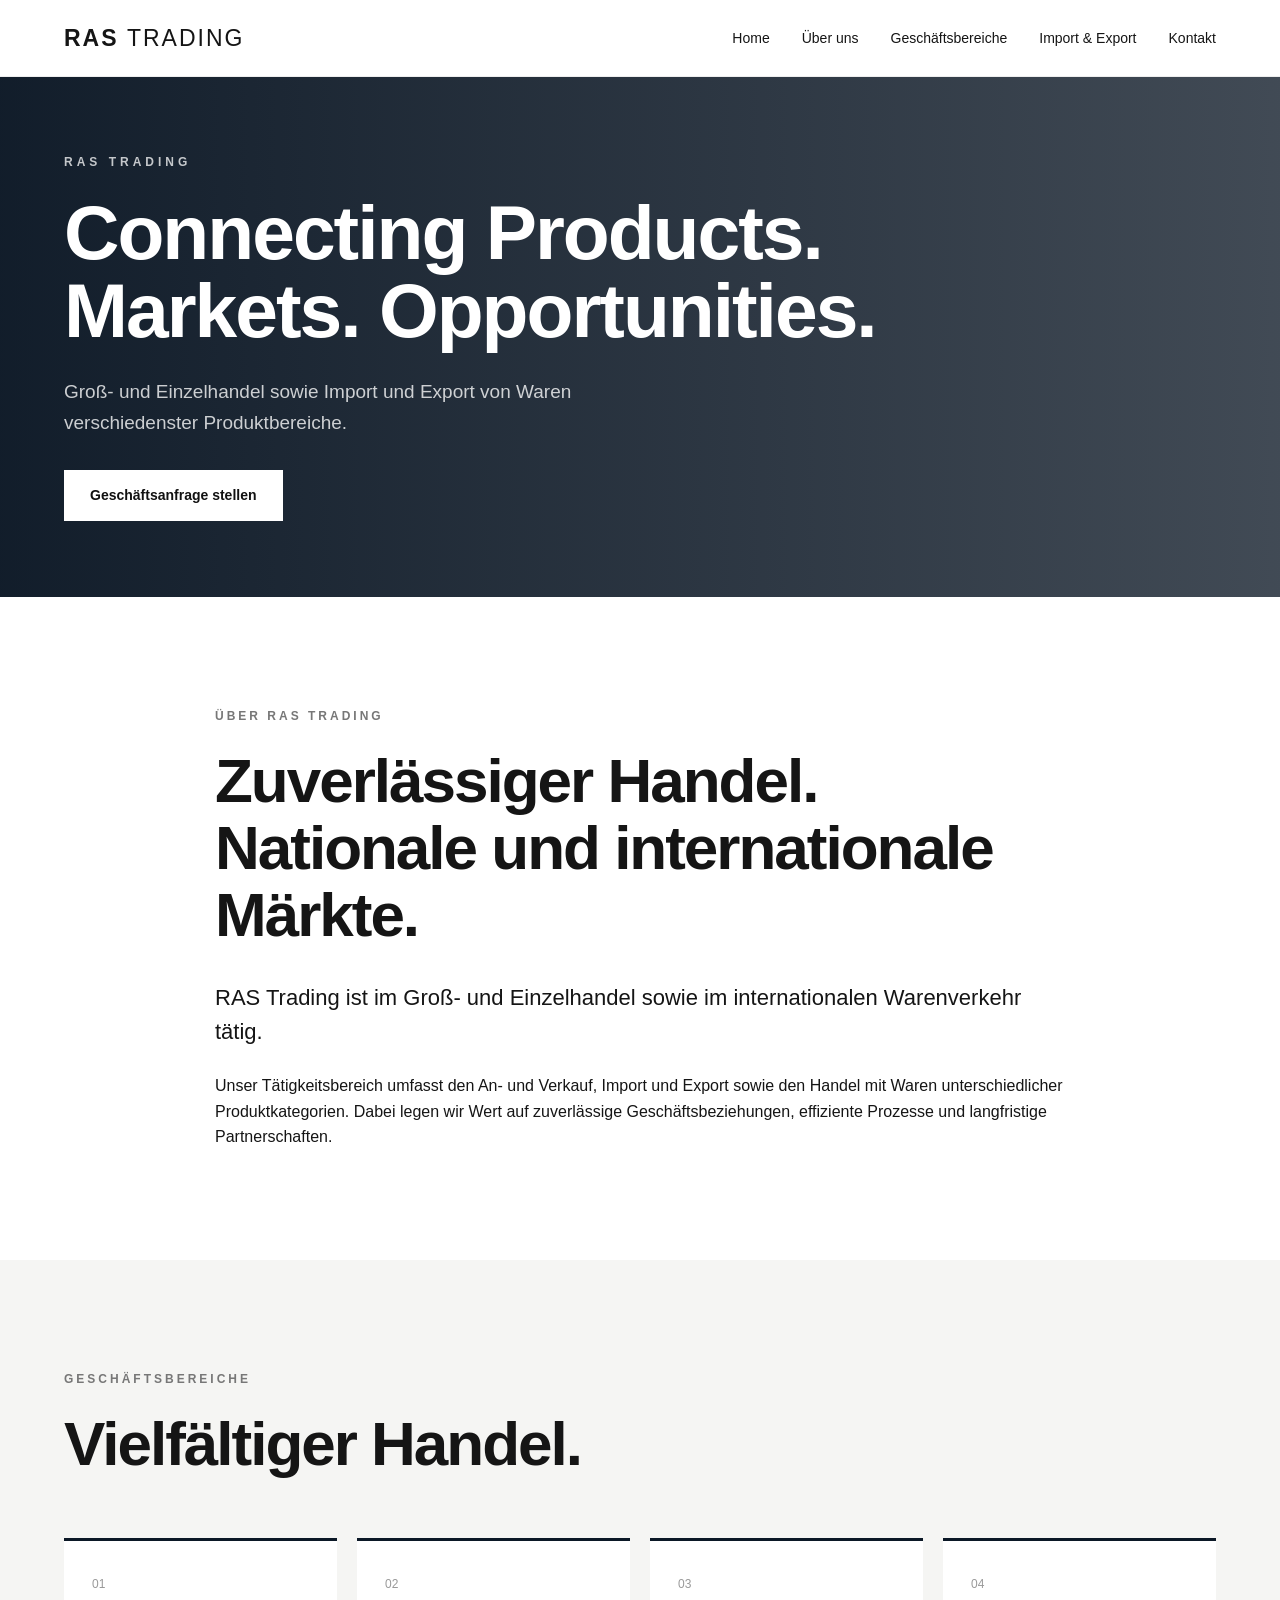
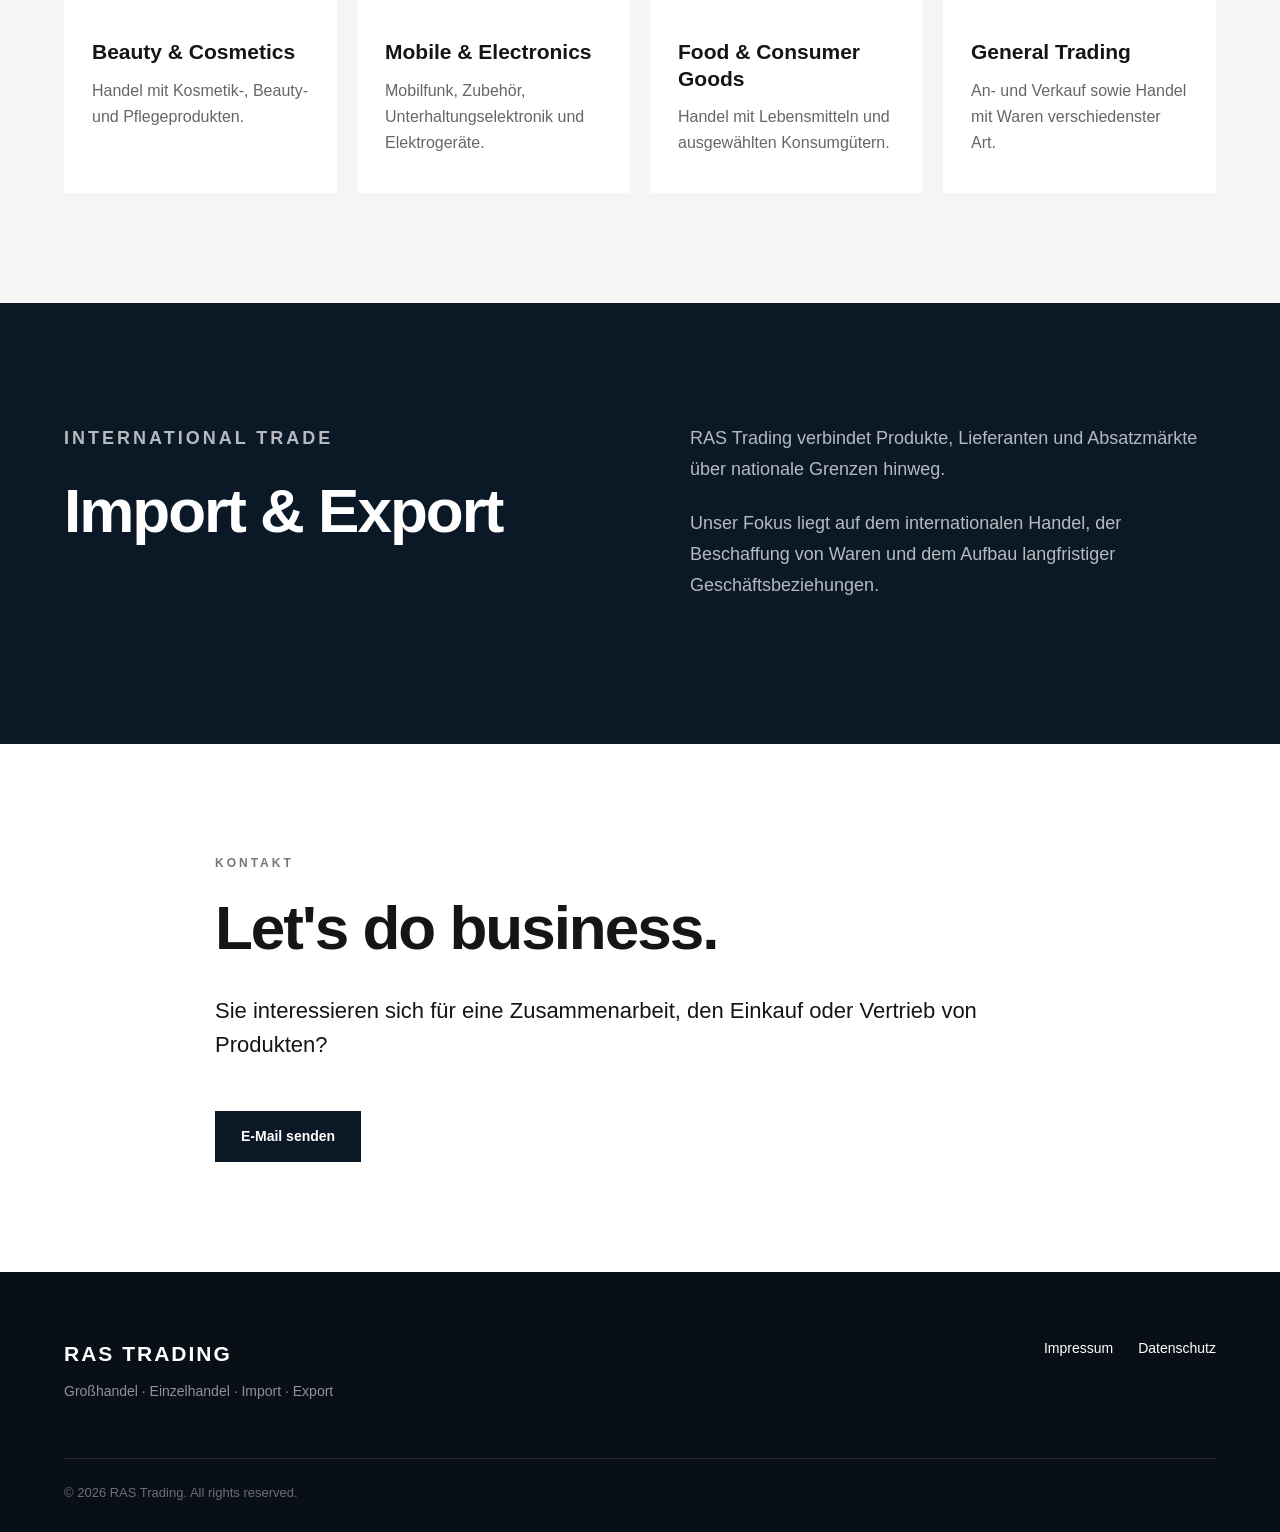
<file: index.html>
<!DOCTYPE html>
<html lang="de">

<head>
    <meta charset="UTF-8">

    <meta
        name="viewport"
        content="width=device-width, initial-scale=1.0"
    >

    <title>
        RAS Trading | Großhandel, Einzelhandel, Import & Export
    </title>

    <meta
        name="description"
        content="RAS Trading – Groß- und Einzelhandel sowie Import und Export von Kosmetik, Mobilfunk, Elektrogeräten, Lebensmitteln und Waren aller Art."
    >

    <!-- FAVICON -->
    <link
        rel="icon"
        type="image/png"
        href="favicon.png?v=2"
    >

    <link
        rel="apple-touch-icon"
        href="favicon.png?v=2"
    >

    <!-- CSS -->
    <link
        rel="stylesheet"
        href="css/style.css"
    >

</head>


<body>


<header class="header">

    <div class="container nav">

        <a
            href="#home"
            class="logo"
        >
            RAS <span>TRADING</span>
        </a>


        <button
            class="menu-toggle"
            id="menu-toggle"
            aria-label="Menü öffnen"
            aria-expanded="false"
        >
            <span></span>
            <span></span>
            <span></span>
        </button>


        <nav
            class="main-nav"
            id="main-nav"
        >

            <ul class="nav-links">

                <li>
                    <a href="#home">
                        Home
                    </a>
                </li>

                <li>
                    <a href="#about">
                        Über uns
                    </a>
                </li>

                <li>
                    <a href="#services">
                        Geschäftsbereiche
                    </a>
                </li>

                <li>
                    <a href="#trade">
                        Import & Export
                    </a>
                </li>

                <li>
                    <a href="#contact">
                        Kontakt
                    </a>
                </li>

            </ul>

        </nav>

    </div>

</header>



<main>


    <!-- HERO -->

    <section
        id="home"
        class="hero"
    >

        <div class="container hero-content">

            <p class="eyebrow">
                RAS TRADING
            </p>

            <h1>
                Connecting Products.<br>
                Markets. Opportunities.
            </h1>

            <p class="hero-description">

                Groß- und Einzelhandel sowie Import und Export
                von Waren verschiedenster Produktbereiche.

            </p>

            <a
                href="#contact"
                class="button"
            >
                Geschäftsanfrage stellen
            </a>

        </div>

    </section>



    <!-- ABOUT -->

    <section
        id="about"
        class="section"
    >

        <div class="container narrow">

            <p class="section-label">
                Über RAS Trading
            </p>

            <h2>
                Zuverlässiger Handel.<br>
                Nationale und internationale Märkte.
            </h2>

            <p class="large-text">

                RAS Trading ist im Groß- und Einzelhandel sowie im
                internationalen Warenverkehr tätig.

            </p>

            <p>

                Unser Tätigkeitsbereich umfasst den An- und Verkauf,
                Import und Export sowie den Handel mit Waren
                unterschiedlicher Produktkategorien. Dabei legen wir
                Wert auf zuverlässige Geschäftsbeziehungen,
                effiziente Prozesse und langfristige Partnerschaften.

            </p>

        </div>

    </section>



    <!-- SERVICES -->

    <section
        id="services"
        class="section light"
    >

        <div class="container">

            <p class="section-label">
                Geschäftsbereiche
            </p>

            <h2>
                Vielfältiger Handel.
            </h2>


            <div class="cards">


                <div class="card">

                    <span class="card-number">
                        01
                    </span>

                    <h3>
                        Beauty & Cosmetics
                    </h3>

                    <p>
                        Handel mit Kosmetik-, Beauty- und Pflegeprodukten.
                    </p>

                </div>



                <div class="card">

                    <span class="card-number">
                        02
                    </span>

                    <h3>
                        Mobile & Electronics
                    </h3>

                    <p>
                        Mobilfunk, Zubehör, Unterhaltungselektronik
                        und Elektrogeräte.
                    </p>

                </div>



                <div class="card">

                    <span class="card-number">
                        03
                    </span>

                    <h3>
                        Food & Consumer Goods
                    </h3>

                    <p>
                        Handel mit Lebensmitteln und ausgewählten
                        Konsumgütern.
                    </p>

                </div>



                <div class="card">

                    <span class="card-number">
                        04
                    </span>

                    <h3>
                        General Trading
                    </h3>

                    <p>
                        An- und Verkauf sowie Handel mit Waren
                        verschiedenster Art.
                    </p>

                </div>


            </div>

        </div>

    </section>



    <!-- IMPORT & EXPORT -->

    <section
        id="trade"
        class="trade-section"
    >

        <div class="container trade-grid">


            <div>

                <p class="section-label light-label">
                    International Trade
                </p>

                <h2>
                    Import & Export
                </h2>

            </div>


            <div>

                <p>

                    RAS Trading verbindet Produkte, Lieferanten und
                    Absatzmärkte über nationale Grenzen hinweg.

                </p>

                <p>

                    Unser Fokus liegt auf dem internationalen Handel,
                    der Beschaffung von Waren und dem Aufbau
                    langfristiger Geschäftsbeziehungen.

                </p>

            </div>


        </div>

    </section>



    <!-- CONTACT -->

    <section
        id="contact"
        class="section contact"
    >

        <div class="container narrow">

            <p class="section-label">
                Kontakt
            </p>

            <h2>
                Let's do business.
            </h2>

            <p class="large-text">

                Sie interessieren sich für eine Zusammenarbeit,
                den Einkauf oder Vertrieb von Produkten?

            </p>

            <a
                href="mailto:siemens711@web.de?subject=Geschäftsanfrage%20an%20RAS%20Trading"
                class="button dark-button"
            >
                E-Mail senden
            </a>

        </div>

    </section>


</main>



<footer>

    <div class="container footer-content">


        <div>

            <div class="footer-logo">
                RAS TRADING
            </div>

            <p>
                Großhandel · Einzelhandel · Import · Export
            </p>

        </div>


        <div class="footer-links">

            <a href="impressum.html">
                Impressum
            </a>

            <a href="datenschutz.html">
                Datenschutz
            </a>

        </div>


    </div>


    <div class="container copyright">

        © 2026 RAS Trading. All rights reserved.

    </div>

</footer>



<script>

    const menuToggle =
        document.getElementById("menu-toggle");

    const mainNav =
        document.getElementById("main-nav");


    menuToggle.addEventListener(
        "click",
        function () {

            menuToggle.classList.toggle("active");

            mainNav.classList.toggle("active");


            const isOpen =
                mainNav.classList.contains("active");


            menuToggle.setAttribute(
                "aria-expanded",
                isOpen
            );

        }
    );


    document
        .querySelectorAll(".nav-links a")
        .forEach(function (link) {

            link.addEventListener(
                "click",
                function () {

                    menuToggle
                        .classList
                        .remove("active");

                    mainNav
                        .classList
                        .remove("active");

                    menuToggle
                        .setAttribute(
                            "aria-expanded",
                            "false"
                        );

                }
            );

        });

</script>


</body>

</html>
</file>
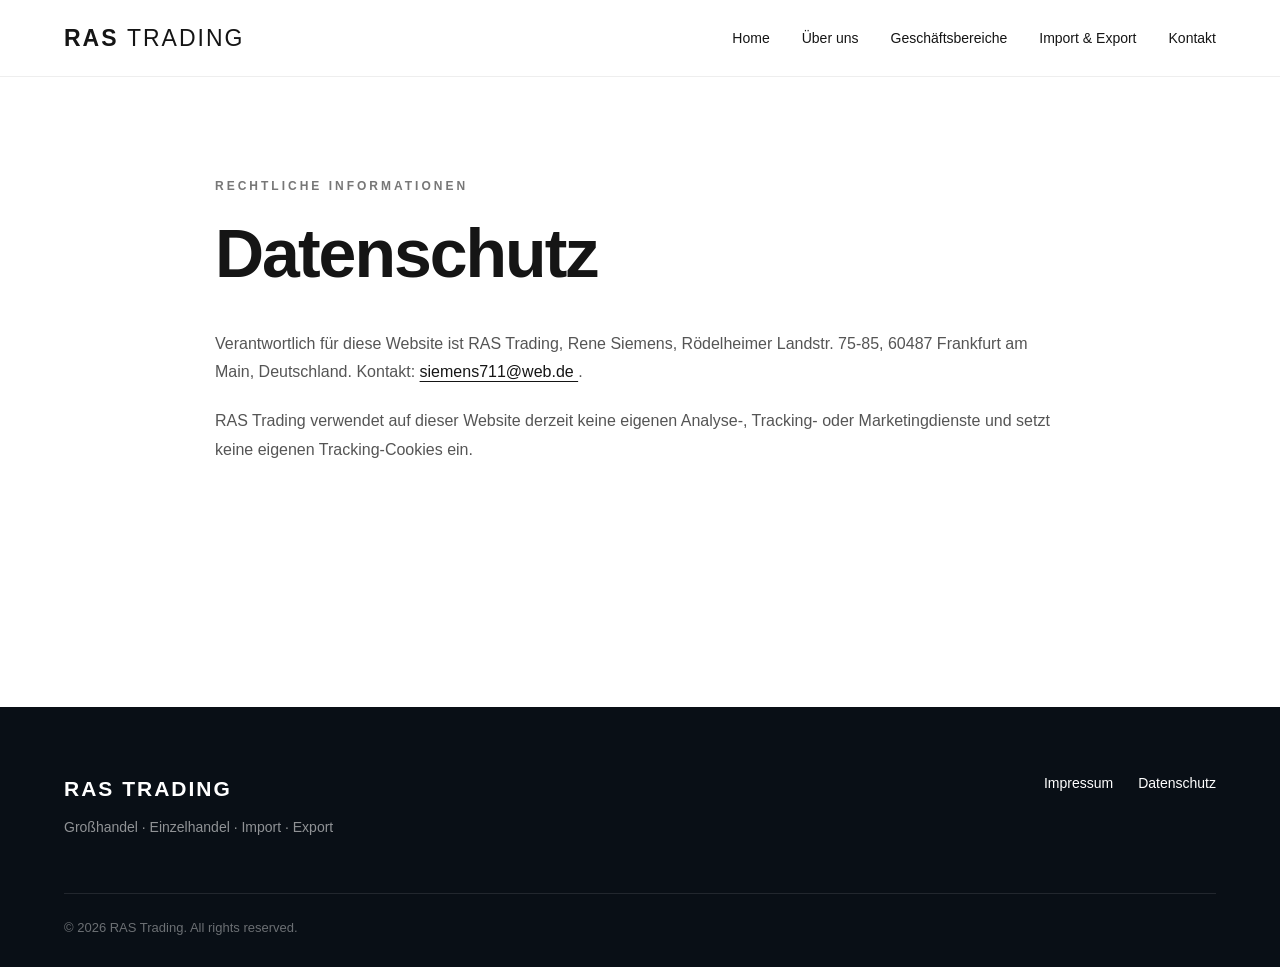
<file: datenschutz.html>
<!DOCTYPE html>
<html lang="de">

<head>

    <meta charset="UTF-8">

    <meta
        name="viewport"
        content="width=device-width, initial-scale=1.0"
    >

    <title>
        Datenschutz | RAS Trading
    </title>


    <!-- FAVICON -->

    <link
        rel="icon"
        type="image/png"
        href="favicon.png?v=2"
    >

    <link
        rel="apple-touch-icon"
        href="favicon.png?v=2"
    >


    <!-- CSS -->

    <link
        rel="stylesheet"
        href="css/style.css"
    >


    <style>

        .legal-page {

            padding: 100px 0 120px;

            min-height: 70vh;

        }


        .legal-page h1 {

            font-size: clamp(42px, 6vw, 68px);

            line-height: 1.05;

            letter-spacing: -2px;

            margin-bottom: 40px;

        }


        .legal-content p {

            font-size: 16px;

            line-height: 1.8;

            color: #555555;

            margin-bottom: 20px;

        }


        .legal-content a {

            color: #151515;

            text-decoration: underline;

            text-underline-offset: 4px;

        }


        @media (max-width: 800px) {

            .legal-page {

                padding: 70px 0 90px;

            }


            .legal-page h1 {

                font-size: 42px;

                margin-bottom: 30px;

            }

        }

    </style>

</head>


<body>


<header class="header">

    <div class="container nav">

        <a
            href="index.html"
            class="logo"
        >
            RAS <span>TRADING</span>
        </a>


        <button
            class="menu-toggle"
            id="menu-toggle"
            aria-label="Menü öffnen"
            aria-expanded="false"
        >
            <span></span>
            <span></span>
            <span></span>
        </button>


        <nav
            class="main-nav"
            id="main-nav"
        >

            <ul class="nav-links">

                <li>
                    <a href="index.html#home">
                        Home
                    </a>
                </li>

                <li>
                    <a href="index.html#about">
                        Über uns
                    </a>
                </li>

                <li>
                    <a href="index.html#services">
                        Geschäftsbereiche
                    </a>
                </li>

                <li>
                    <a href="index.html#trade">
                        Import & Export
                    </a>
                </li>

                <li>
                    <a href="index.html#contact">
                        Kontakt
                    </a>
                </li>

            </ul>

        </nav>

    </div>

</header>



<main>

    <section class="legal-page">

        <div class="container narrow">

            <p class="section-label">
                Rechtliche Informationen
            </p>


            <h1>
                Datenschutz
            </h1>


            <div class="legal-content">

                <p>

                    Verantwortlich für diese Website ist
                    RAS Trading, Rene Siemens,
                    Rödelheimer Landstr. 75-85,
                    60487 Frankfurt am Main, Deutschland.

                    Kontakt:

                    <a href="mailto:siemens711@web.de">

                        siemens711@web.de

                    </a>.

                </p>


                <p>

                    RAS Trading verwendet auf dieser Website derzeit
                    keine eigenen Analyse-, Tracking- oder
                    Marketingdienste und setzt keine eigenen
                    Tracking-Cookies ein.

                </p>

            </div>


        </div>

    </section>

</main>



<footer>

    <div class="container footer-content">


        <div>

            <div class="footer-logo">
                RAS TRADING
            </div>

            <p>
                Großhandel · Einzelhandel · Import · Export
            </p>

        </div>


        <div class="footer-links">

            <a href="impressum.html">
                Impressum
            </a>

            <a href="datenschutz.html">
                Datenschutz
            </a>

        </div>


    </div>


    <div class="container copyright">

        © 2026 RAS Trading. All rights reserved.

    </div>

</footer>



<script>

    const menuToggle =
        document.getElementById("menu-toggle");

    const mainNav =
        document.getElementById("main-nav");


    menuToggle.addEventListener(
        "click",
        function () {

            menuToggle.classList.toggle("active");

            mainNav.classList.toggle("active");


            const isOpen =
                mainNav.classList.contains("active");


            menuToggle.setAttribute(
                "aria-expanded",
                isOpen
            );

        }
    );

</script>


</body>

</html>
</file>
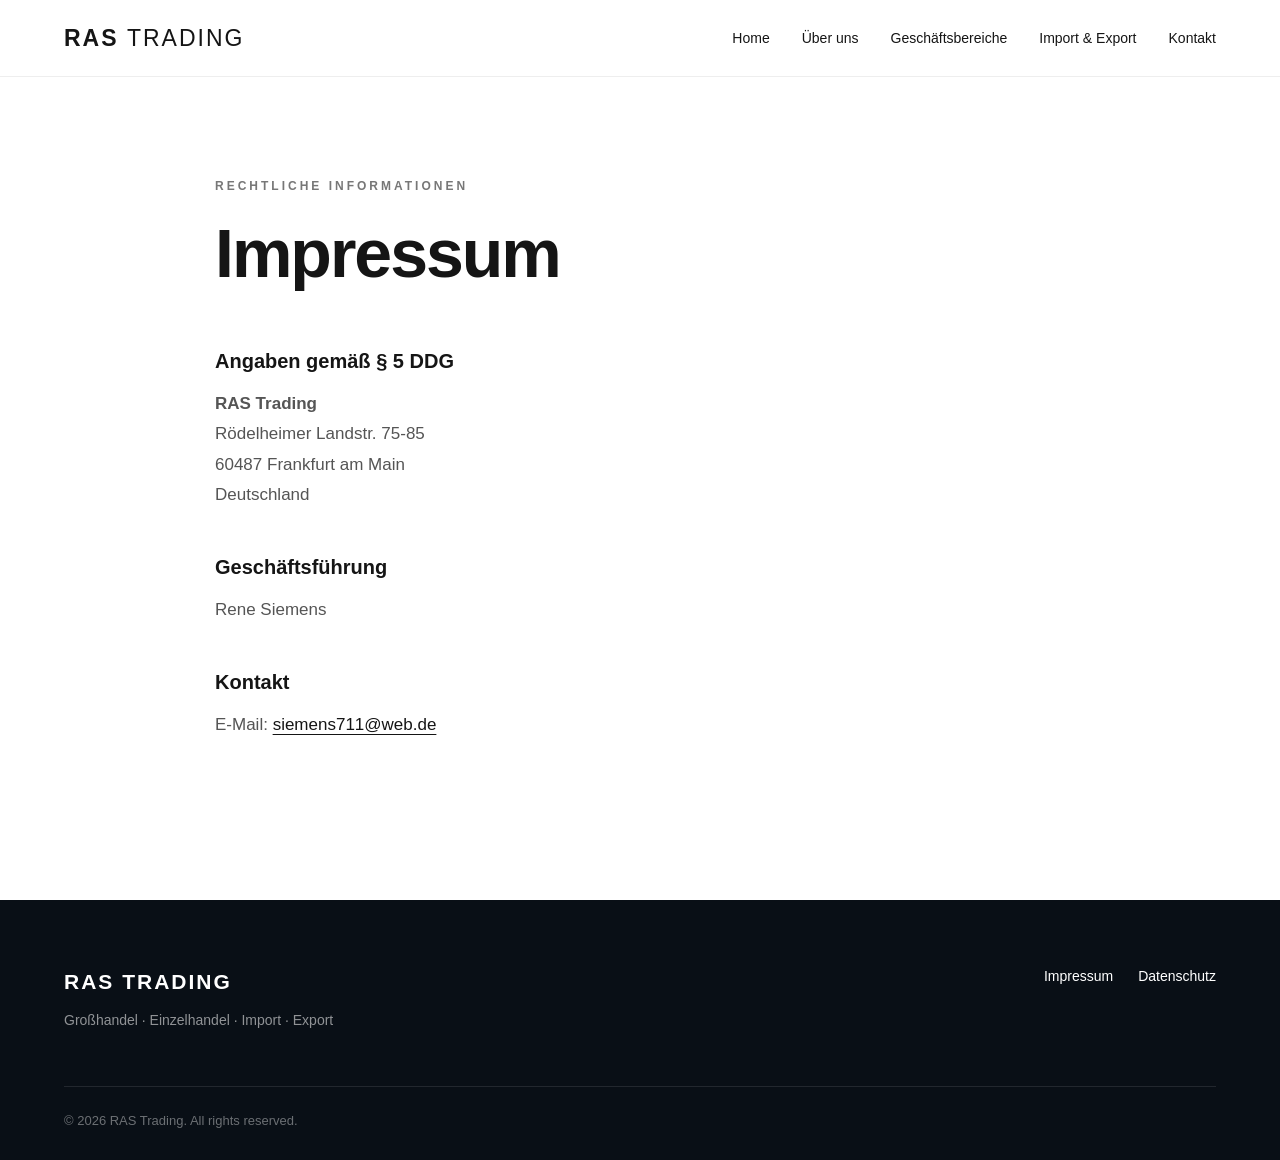
<file: impressum.html>
<!DOCTYPE html>
<html lang="de">

<head>

    <meta charset="UTF-8">

    <meta
        name="viewport"
        content="width=device-width, initial-scale=1.0"
    >

    <title>
        Impressum | RAS Trading
    </title>


    <!-- FAVICON -->

    <link
        rel="icon"
        type="image/png"
        href="favicon.png?v=2"
    >

    <link
        rel="apple-touch-icon"
        href="favicon.png?v=2"
    >


    <!-- CSS -->

    <link
        rel="stylesheet"
        href="css/style.css"
    >


    <style>

        .legal-page {

            padding: 100px 0 120px;

            min-height: 70vh;

        }


        .legal-page h1 {

            font-size: clamp(42px, 6vw, 68px);

            line-height: 1.05;

            letter-spacing: -2px;

            margin-bottom: 55px;

        }


        .legal-block {

            margin-bottom: 40px;

        }


        .legal-block h2 {

            font-size: 20px;

            margin-bottom: 12px;

        }


        .legal-block p {

            font-size: 17px;

            line-height: 1.8;

            color: #555555;

        }


        .legal-block a {

            color: #151515;

            text-decoration: underline;

            text-underline-offset: 4px;

        }


        @media (max-width: 800px) {

            .legal-page {

                padding: 70px 0 90px;

            }


            .legal-page h1 {

                font-size: 42px;

                margin-bottom: 40px;

            }


            .legal-block {

                margin-bottom: 32px;

            }


            .legal-block p {

                font-size: 16px;

            }

        }

    </style>

</head>


<body>


<header class="header">

    <div class="container nav">

        <a
            href="index.html"
            class="logo"
        >
            RAS <span>TRADING</span>
        </a>


        <button
            class="menu-toggle"
            id="menu-toggle"
            aria-label="Menü öffnen"
            aria-expanded="false"
        >
            <span></span>
            <span></span>
            <span></span>
        </button>


        <nav
            class="main-nav"
            id="main-nav"
        >

            <ul class="nav-links">

                <li>
                    <a href="index.html#home">
                        Home
                    </a>
                </li>

                <li>
                    <a href="index.html#about">
                        Über uns
                    </a>
                </li>

                <li>
                    <a href="index.html#services">
                        Geschäftsbereiche
                    </a>
                </li>

                <li>
                    <a href="index.html#trade">
                        Import & Export
                    </a>
                </li>

                <li>
                    <a href="index.html#contact">
                        Kontakt
                    </a>
                </li>

            </ul>

        </nav>

    </div>

</header>



<main>

    <section class="legal-page">

        <div class="container narrow">

            <p class="section-label">
                Rechtliche Informationen
            </p>


            <h1>
                Impressum
            </h1>



            <div class="legal-block">

                <h2>
                    Angaben gemäß § 5 DDG
                </h2>

                <p>

                    <strong>
                        RAS Trading
                    </strong>

                    <br>

                    Rödelheimer Landstr. 75-85

                    <br>

                    60487 Frankfurt am Main

                    <br>

                    Deutschland

                </p>

            </div>



            <div class="legal-block">

                <h2>
                    Geschäftsführung
                </h2>

                <p>
                    Rene Siemens
                </p>

            </div>



            <div class="legal-block">

                <h2>
                    Kontakt
                </h2>

                <p>

                    E-Mail:

                    <a href="mailto:siemens711@web.de">

                        siemens711@web.de

                    </a>

                </p>

            </div>


        </div>

    </section>

</main>



<footer>

    <div class="container footer-content">


        <div>

            <div class="footer-logo">
                RAS TRADING
            </div>

            <p>
                Großhandel · Einzelhandel · Import · Export
            </p>

        </div>


        <div class="footer-links">

            <a href="impressum.html">
                Impressum
            </a>

            <a href="datenschutz.html">
                Datenschutz
            </a>

        </div>


    </div>


    <div class="container copyright">

        © 2026 RAS Trading. All rights reserved.

    </div>

</footer>



<script>

    const menuToggle =
        document.getElementById("menu-toggle");

    const mainNav =
        document.getElementById("main-nav");


    menuToggle.addEventListener(
        "click",
        function () {

            menuToggle.classList.toggle("active");

            mainNav.classList.toggle("active");


            const isOpen =
                mainNav.classList.contains("active");


            menuToggle.setAttribute(
                "aria-expanded",
                isOpen
            );

        }
    );

</script>


</body>

</html>
</file>
<file: css/style.css>
/* =========================================
   RESET
========================================= */

* {
    margin: 0;
    padding: 0;
    box-sizing: border-box;
}


html {
    scroll-behavior: smooth;
    scroll-padding-top: 80px;
}


body {
    font-family: Arial, Helvetica, sans-serif;
    color: #151515;
    background: #ffffff;
    line-height: 1.6;
    overflow-x: hidden;
}


a {
    color: inherit;
    text-decoration: none;
}


button {
    font: inherit;
}


.container {
    width: min(1180px, 90%);
    margin: 0 auto;
}


.narrow {
    max-width: 850px;
}



/* =========================================
   HEADER
========================================= */

.header {
    position: sticky;
    top: 0;
    width: 100%;
    z-index: 1000;

    background: #ffffff;
    border-bottom: 1px solid #eeeeee;
}


.nav {
    min-height: 76px;

    display: flex;
    align-items: center;
    justify-content: space-between;

    position: relative;
}


.logo {
    font-size: 23px;
    font-weight: 700;
    letter-spacing: 2px;
    white-space: nowrap;

    position: relative;
    z-index: 1100;
}


.logo span {
    font-weight: 400;
}



/* =========================================
   DESKTOP NAVIGATION
========================================= */

.main-nav {
    display: block;
}


.nav-links {
    display: flex;
    align-items: center;
    gap: 32px;

    list-style: none;
}


.nav-links a {
    display: block;

    font-size: 14px;
    font-weight: 500;

    padding: 10px 0;

    transition: opacity 0.2s ease;
}


.nav-links a:hover {
    opacity: 0.55;
}



/* =========================================
   HAMBURGER BUTTON
========================================= */

.menu-toggle {
    display: none;

    width: 42px;
    height: 42px;

    border: 0;
    background: transparent;

    cursor: pointer;

    padding: 8px;

    position: relative;
    z-index: 1100;
}


.menu-toggle span {
    display: block;

    width: 26px;
    height: 2px;

    margin: 5px auto;

    background: #151515;

    transition: 0.25s ease;
}


.menu-toggle.active span:nth-child(1) {
    transform: translateY(7px) rotate(45deg);
}


.menu-toggle.active span:nth-child(2) {
    opacity: 0;
}


.menu-toggle.active span:nth-child(3) {
    transform: translateY(-7px) rotate(-45deg);
}



/* =========================================
   HERO
========================================= */

.hero {
    min-height: 520px;

    display: flex;
    align-items: center;

    background:
        linear-gradient(
            90deg,
            rgba(8, 20, 34, 0.96),
            rgba(8, 20, 34, 0.77)
        );

    color: #ffffff;
}


.hero-content {
    padding: 20px 0;
}


.eyebrow {
    font-size: 12px;
    font-weight: 600;

    letter-spacing: 4px;

    margin-bottom: 20px;

    opacity: 0.75;
}


.hero h1 {
    font-size: clamp(42px, 6vw, 78px);

    line-height: 1.02;

    letter-spacing: -2px;

    max-width: 930px;

    margin-bottom: 28px;
}


.hero-description {
    font-size: 19px;

    line-height: 1.6;

    max-width: 620px;

    color: rgba(255, 255, 255, 0.78);

    margin-bottom: 32px;
}



/* =========================================
   BUTTONS
========================================= */

.button {
    display: inline-flex;

    align-items: center;
    justify-content: center;

    min-height: 50px;

    padding: 14px 26px;

    background: #ffffff;
    color: #111111;

    font-size: 14px;
    font-weight: 600;

    transition: transform 0.2s ease;
}


.button:hover {
    transform: translateY(-2px);
}


.dark-button {
    background: #0b1826;
    color: #ffffff;

    margin-top: 25px;
}



/* =========================================
   GENERAL SECTIONS
========================================= */

.section {
    padding: 110px 0;
}


.light {
    background: #f5f5f3;
}


.section-label {
    font-size: 12px;
    font-weight: 600;

    text-transform: uppercase;

    letter-spacing: 3px;

    color: #777777;

    margin-bottom: 22px;
}


.section h2,
.trade-section h2 {
    font-size: clamp(38px, 5vw, 62px);

    line-height: 1.08;

    letter-spacing: -2px;

    margin-bottom: 32px;
}


.large-text {
    font-size: 22px;

    line-height: 1.55;

    margin-bottom: 24px;
}



/* =========================================
   CARDS
========================================= */

.cards {
    display: grid;

    grid-template-columns: repeat(4, 1fr);

    gap: 20px;

    margin-top: 60px;
}


.card {
    background: #ffffff;

    padding: 34px 28px;

    min-height: 255px;

    border-top: 3px solid #0b1826;

    transition: transform 0.25s ease;
}


.card:hover {
    transform: translateY(-5px);
}


.card-number {
    display: block;

    font-size: 12px;

    color: #999999;

    margin-bottom: 45px;
}


.card h3 {
    font-size: 21px;

    line-height: 1.25;

    margin-bottom: 12px;
}


.card p {
    color: #666666;

    line-height: 1.65;
}



/* =========================================
   IMPORT & EXPORT
========================================= */

.trade-section {
    background: #0b1826;

    color: #ffffff;

    padding: 120px 0;
}


.trade-grid {
    display: grid;

    grid-template-columns: 1fr 1fr;

    gap: 100px;
}


.trade-grid p {
    font-size: 18px;

    line-height: 1.7;

    color: rgba(255, 255, 255, 0.7);

    margin-bottom: 24px;
}


.light-label {
    color: rgba(255, 255, 255, 0.5);
}



/* =========================================
   FOOTER
========================================= */

footer {
    background: #090f16;

    color: #ffffff;

    padding: 65px 0 28px;
}


.footer-content {
    display: flex;

    justify-content: space-between;
    align-items: flex-start;

    gap: 40px;

    margin-bottom: 55px;
}


.footer-logo {
    font-size: 21px;
    font-weight: 700;

    letter-spacing: 2px;

    margin-bottom: 10px;
}


footer p {
    font-size: 14px;

    color: rgba(255, 255, 255, 0.55);
}


.footer-links {
    display: flex;

    gap: 25px;

    font-size: 14px;
}


.footer-links a:hover {
    opacity: 0.65;
}


.copyright {
    padding-top: 24px;

    border-top: 1px solid rgba(255, 255, 255, 0.1);

    font-size: 13px;

    color: rgba(255, 255, 255, 0.4);
}



/* =========================================
   TABLET
========================================= */

@media (max-width: 1000px) {

    .cards {
        grid-template-columns: repeat(2, 1fr);
    }

}



/* =========================================
   MOBILE
========================================= */

@media (max-width: 800px) {

    html {
        scroll-padding-top: 64px;
    }


    .container {
        width: 88%;
    }


    /* HEADER */

    .nav {
        min-height: 64px;
    }


    .logo {
        font-size: 19px;
        letter-spacing: 1.5px;
    }


    .menu-toggle {
        display: block;
    }


    .main-nav {
        display: none;

        position: fixed;

        top: 64px;
        left: 0;

        width: 100%;

        background: #ffffff;

        border-top: 1px solid #eeeeee;
        border-bottom: 1px solid #eeeeee;

        box-shadow: 0 10px 25px rgba(0, 0, 0, 0.08);
    }


    .main-nav.active {
        display: block;
    }


    .nav-links {
        width: 88%;

        margin: 0 auto;

        display: flex;
        flex-direction: column;

        align-items: stretch;

        gap: 0;

        padding: 10px 0 16px;
    }


    .nav-links li {
        width: 100%;
    }


    .nav-links a {
        width: 100%;

        font-size: 16px;

        padding: 15px 0;

        border-bottom: 1px solid #eeeeee;
    }


    .nav-links li:last-child a {
        border-bottom: none;
    }



    /* HERO */

    .hero {
        min-height: auto;

        padding: 70px 0 75px;
    }


    .hero-content {
        padding: 0;
    }


    .eyebrow {
        font-size: 11px;

        letter-spacing: 3px;

        margin-bottom: 18px;
    }


    .hero h1 {
        font-size: 43px;

        line-height: 1.04;

        letter-spacing: -1.5px;

        margin-bottom: 24px;
    }


    .hero-description {
        font-size: 17px;

        line-height: 1.55;

        margin-bottom: 30px;
    }



    /* SECTIONS */

    .section {
        padding: 72px 0;
    }


    .section-label {
        font-size: 11px;

        letter-spacing: 2.5px;

        margin-bottom: 17px;
    }


    .section h2,
    .trade-section h2 {
        font-size: 36px;

        line-height: 1.1;

        letter-spacing: -1.3px;

        margin-bottom: 25px;
    }


    .large-text {
        font-size: 19px;

        line-height: 1.55;

        margin-bottom: 20px;
    }



    /* CARDS */

    .cards {
        grid-template-columns: 1fr;

        gap: 14px;

        margin-top: 38px;
    }


    .card {
        min-height: auto;

        padding: 27px 24px 30px;
    }


    .card-number {
        margin-bottom: 25px;
    }


    .card h3 {
        font-size: 20px;
    }



    /* IMPORT EXPORT */

    .trade-section {
        padding: 75px 0;
    }


    .trade-grid {
        grid-template-columns: 1fr;

        gap: 12px;
    }


    .trade-grid p {
        font-size: 17px;
    }



    /* CONTACT */

    .dark-button {
        width: 100%;
    }



    /* FOOTER */

    footer {
        padding: 48px 0 25px;
    }


    .footer-content {
        flex-direction: column;

        gap: 30px;

        margin-bottom: 38px;
    }


    .footer-links {
        flex-direction: column;

        gap: 12px;
    }


    .copyright {
        font-size: 12px;
    }

}



/* =========================================
   SMALL PHONES
========================================= */

@media (max-width: 390px) {

    .container {
        width: 90%;
    }


    .hero {
        padding: 60px 0 65px;
    }


    .hero h1 {
        font-size: 35px;
    }


    .hero-description {
        font-size: 16px;
    }


    .section h2,
    .trade-section h2 {
        font-size: 32px;
    }


    .large-text {
        font-size: 18px;
    }


    .button {
        width: 100%;
    }

}
</file>
